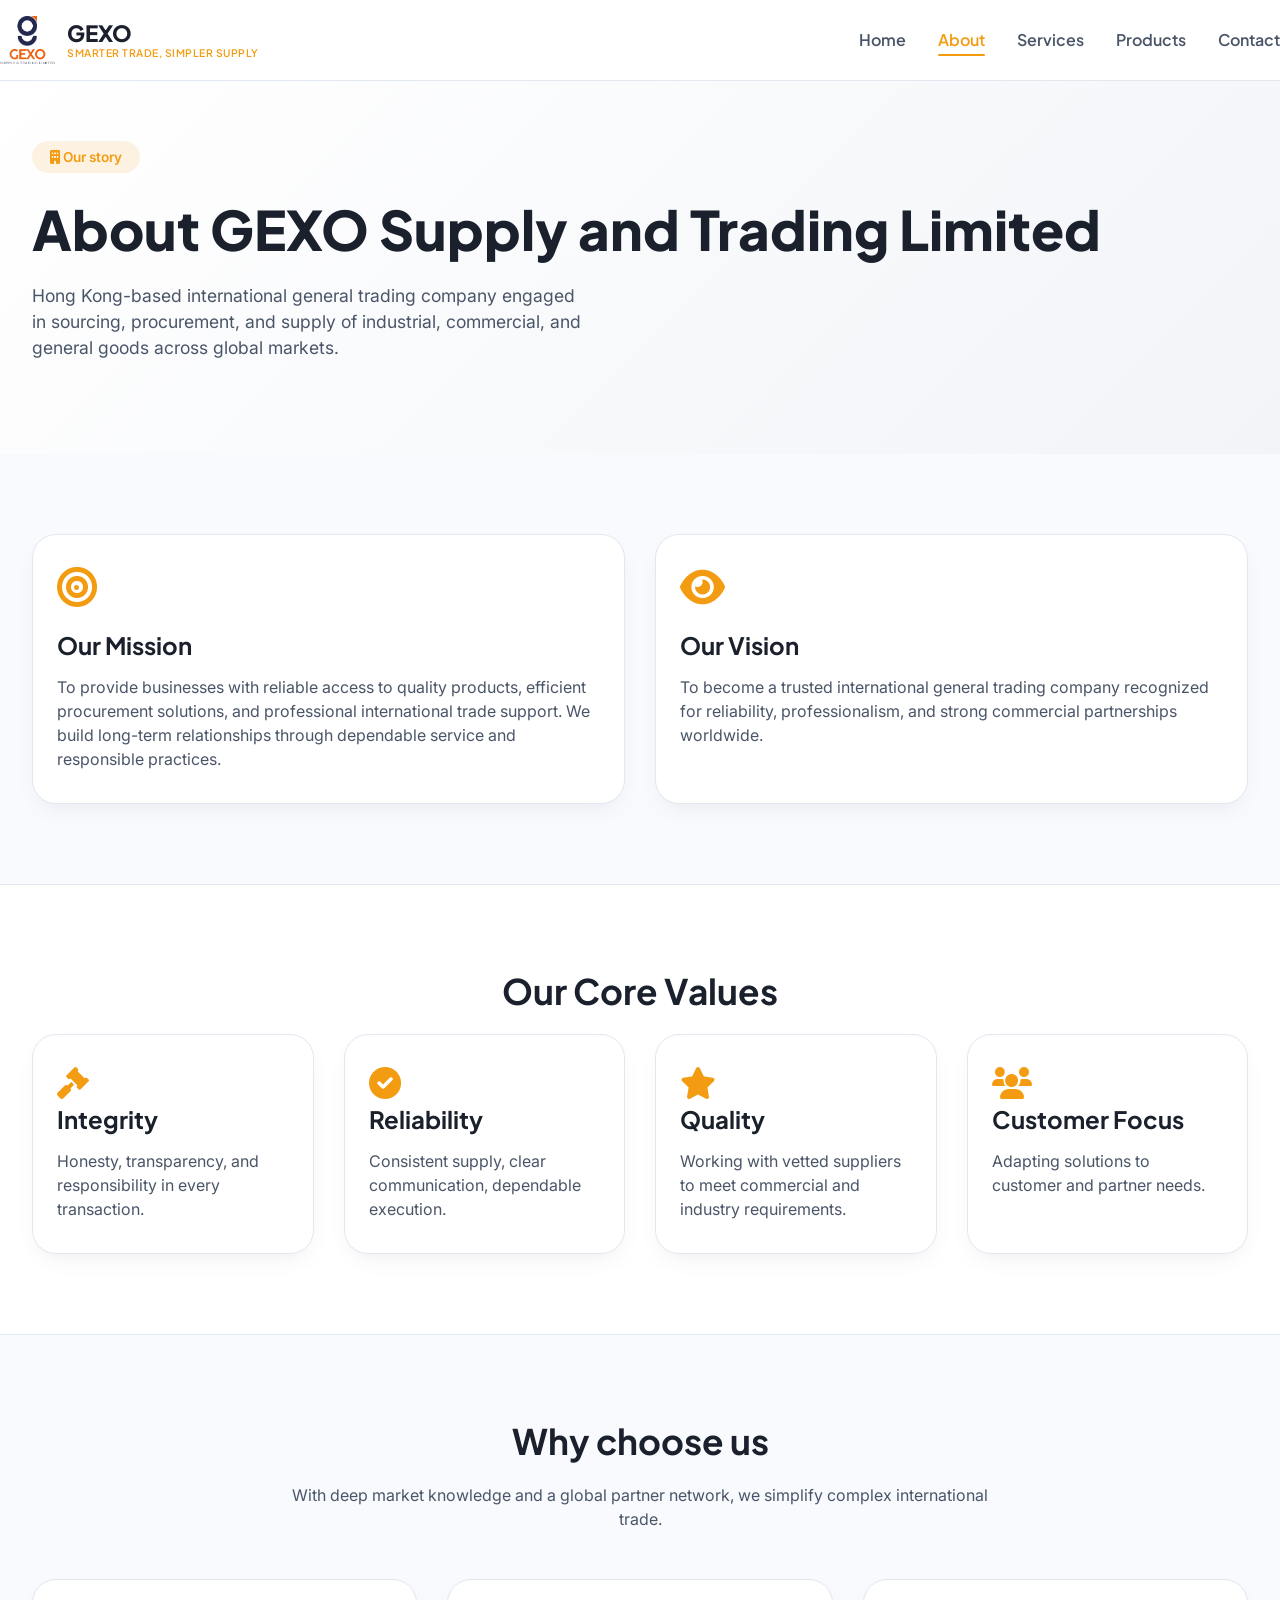
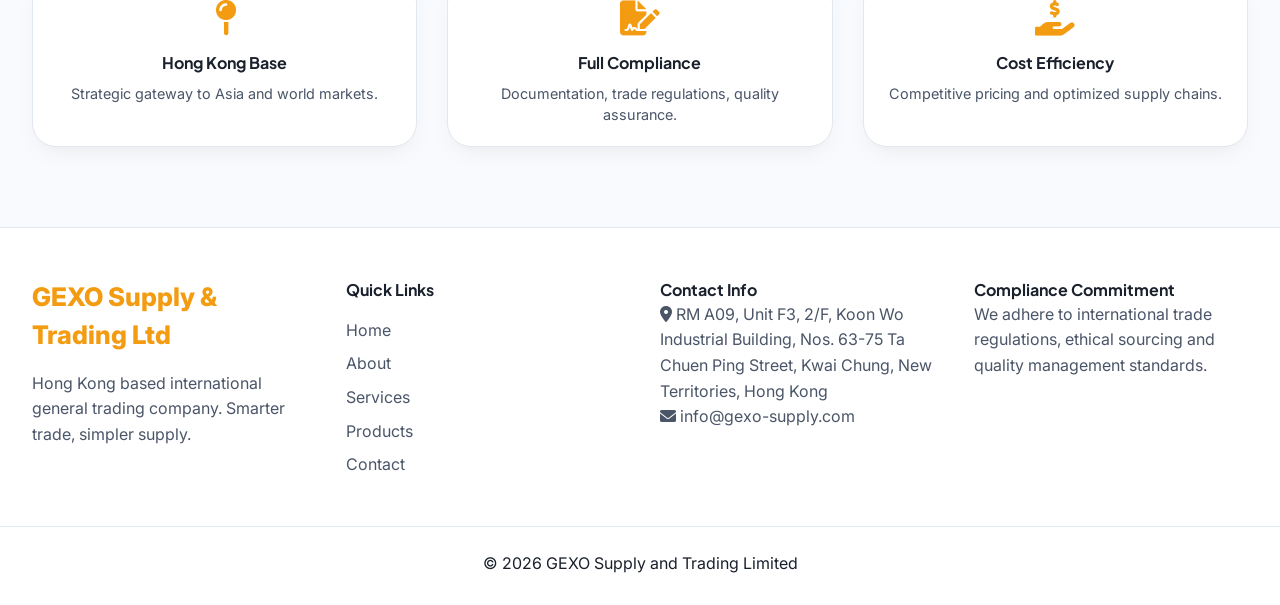
<file: about.html>
<!DOCTYPE html>
<html lang="en">
<head><meta charset="UTF-8"><meta name="viewport" content="width=device-width, initial-scale=1.0"><link rel="icon" type="image/png" sizes="32x32" href="images/favicon-32.png"><link rel="icon" type="image/png" sizes="192x192" href="images/favicon-192.png"><link rel="apple-touch-icon" href="images/apple-touch-icon.png"><title>About | GEXO Supply and Trading Limited</title><meta name="description" content="GEXO Supply and Trading Limited – Hong Kong based general trading company with mission to provide reliable access to quality products, efficient procurement and professional trade support. Smarter trade, simpler supply."><link rel="canonical" href="https://gexo-supply.com/about">
<meta property="og:type" content="website">
<meta property="og:url" content="https://gexo-supply.com/about">
<meta property="og:title" content="About | GEXO Supply and Trading Limited">
<meta property="og:description" content="Hong Kong based general trading company with mission to provide reliable access to quality products, efficient procurement and professional trade support.">
<meta property="og:image" content="https://gexo-supply.com/images/og-image.png">
<meta property="og:site_name" content="GEXO Supply and Trading Limited">
<meta name="twitter:card" content="summary_large_image">
<meta name="twitter:title" content="About | GEXO Supply and Trading Limited">
<meta name="twitter:description" content="Hong Kong based general trading company with mission to provide reliable access to quality products and professional trade support.">
<meta name="twitter:image" content="https://gexo-supply.com/images/og-image.png">
<link href="https://fonts.googleapis.com/css2?family=Inter:opsz,wght@14..32,300;400;500;600;700&family=Plus+Jakarta+Sans:wght@400;500;600;700;800&display=swap" rel="stylesheet"><link rel="stylesheet" href="https://cdnjs.cloudflare.com/ajax/libs/font-awesome/6.0.0-beta3/css/all.min.css"><link rel="stylesheet" href="style.css"></head>
<body><header><div class="container navbar"><a href="/" class="logo"><img src="images/logo.png" alt="GEXO Supply and Trading Limited Logo" class="logo-image"><div class="logo-text-wrapper"><span class="logo-text">GEXO</span><span class="logo-slogan">Smarter trade, simpler supply</span></div></a><div class="menu-toggle" id="mobile-menu" role="button" aria-label="Toggle navigation menu" tabindex="0"><i class="fas fa-bars"></i></div><ul class="nav-links" id="nav-links"><li><a href="/">Home</a></li><li><a href="/about">About</a></li><li><a href="/services">Services</a></li><li><a href="/products">Products</a></li><li><a href="/contact">Contact</a></li></ul></div></header>
<main><section class="hero" style="padding: 60px 0;"><div class="container"><div class="hero-content fade-up"><span class="hero-badge"><i class="fas fa-building"></i> Our story</span><h1>About GEXO Supply and Trading Limited</h1><p>Hong Kong-based international general trading company engaged in sourcing, procurement, and supply of industrial, commercial, and general goods across global markets.</p></div></div></section>
<section class="section"><div class="container"><div class="services-grid" style="grid-template-columns: repeat(auto-fit, minmax(300px,1fr));"><div class="service-card fade-up"><i class="fas fa-bullseye service-icon"></i><h3>Our Mission</h3><p>To provide businesses with reliable access to quality products, efficient procurement solutions, and professional international trade support. We build long-term relationships through dependable service and responsible practices.</p></div><div class="service-card fade-up"><i class="fas fa-eye service-icon"></i><h3>Our Vision</h3><p>To become a trusted international general trading company recognized for reliability, professionalism, and strong commercial partnerships worldwide.</p></div></div></div></section>
<section class="section" style="background: var(--bg-elevated);"><div class="container"><h2 class="section-title fade-up">Our Core Values</h2><div class="values-grid"><div class="value-card fade-up"><i class="fas fa-gavel" style="font-size:2rem; color:var(--accent-gold);"></i><h3>Integrity</h3><p>Honesty, transparency, and responsibility in every transaction.</p></div><div class="value-card fade-up"><i class="fas fa-check-circle" style="font-size:2rem; color:var(--accent-gold);"></i><h3>Reliability</h3><p>Consistent supply, clear communication, dependable execution.</p></div><div class="value-card fade-up"><i class="fas fa-star" style="font-size:2rem; color:var(--accent-gold);"></i><h3>Quality</h3><p>Working with vetted suppliers to meet commercial and industry requirements.</p></div><div class="value-card fade-up"><i class="fas fa-users" style="font-size:2rem; color:var(--accent-gold);"></i><h3>Customer Focus</h3><p>Adapting solutions to customer and partner needs.</p></div></div></div></section>
<section class="section"><div class="container"><h2 class="section-title fade-up">Why choose us</h2><p class="section-sub">With deep market knowledge and a global partner network, we simplify complex international trade.</p><div class="why-grid"><div class="why-item"><i class="fas fa-map-pin"></i><h4>Hong Kong Base</h4><p>Strategic gateway to Asia and world markets.</p></div><div class="why-item"><i class="fas fa-file-signature"></i><h4>Full Compliance</h4><p>Documentation, trade regulations, quality assurance.</p></div><div class="why-item"><i class="fas fa-hand-holding-usd"></i><h4>Cost Efficiency</h4><p>Competitive pricing and optimized supply chains.</p></div></div></div></section></main>
<footer><div class="container footer-grid"><div><div class="footer-logo">GEXO Supply &amp; Trading Ltd</div><p>Hong Kong based international general trading company. Smarter trade, simpler supply.</p></div><div><h4>Quick Links</h4><ul><li><a href="/">Home</a></li><li><a href="/about">About</a></li><li><a href="/services">Services</a></li><li><a href="/products">Products</a></li><li><a href="/contact">Contact</a></li></ul></div><div><h4>Contact Info</h4><p><i class="fas fa-map-marker-alt"></i> RM A09, Unit F3, 2/F, Koon Wo Industrial Building, Nos. 63-75 Ta Chuen Ping Street, Kwai Chung, New Territories, Hong Kong</p><p><i class="fas fa-envelope"></i> info@gexo-supply.com</p></div><div><h4>Compliance Commitment</h4><p>We adhere to international trade regulations, ethical sourcing and quality management standards.</p></div></div><div class="container" style="border-top:1px solid var(--border-color);margin-top:40px;padding-top:24px;text-align:center;"><p>© 2026 GEXO Supply and Trading Limited</p></div></footer>
<script src="script.js"></script></body></html>
</file>
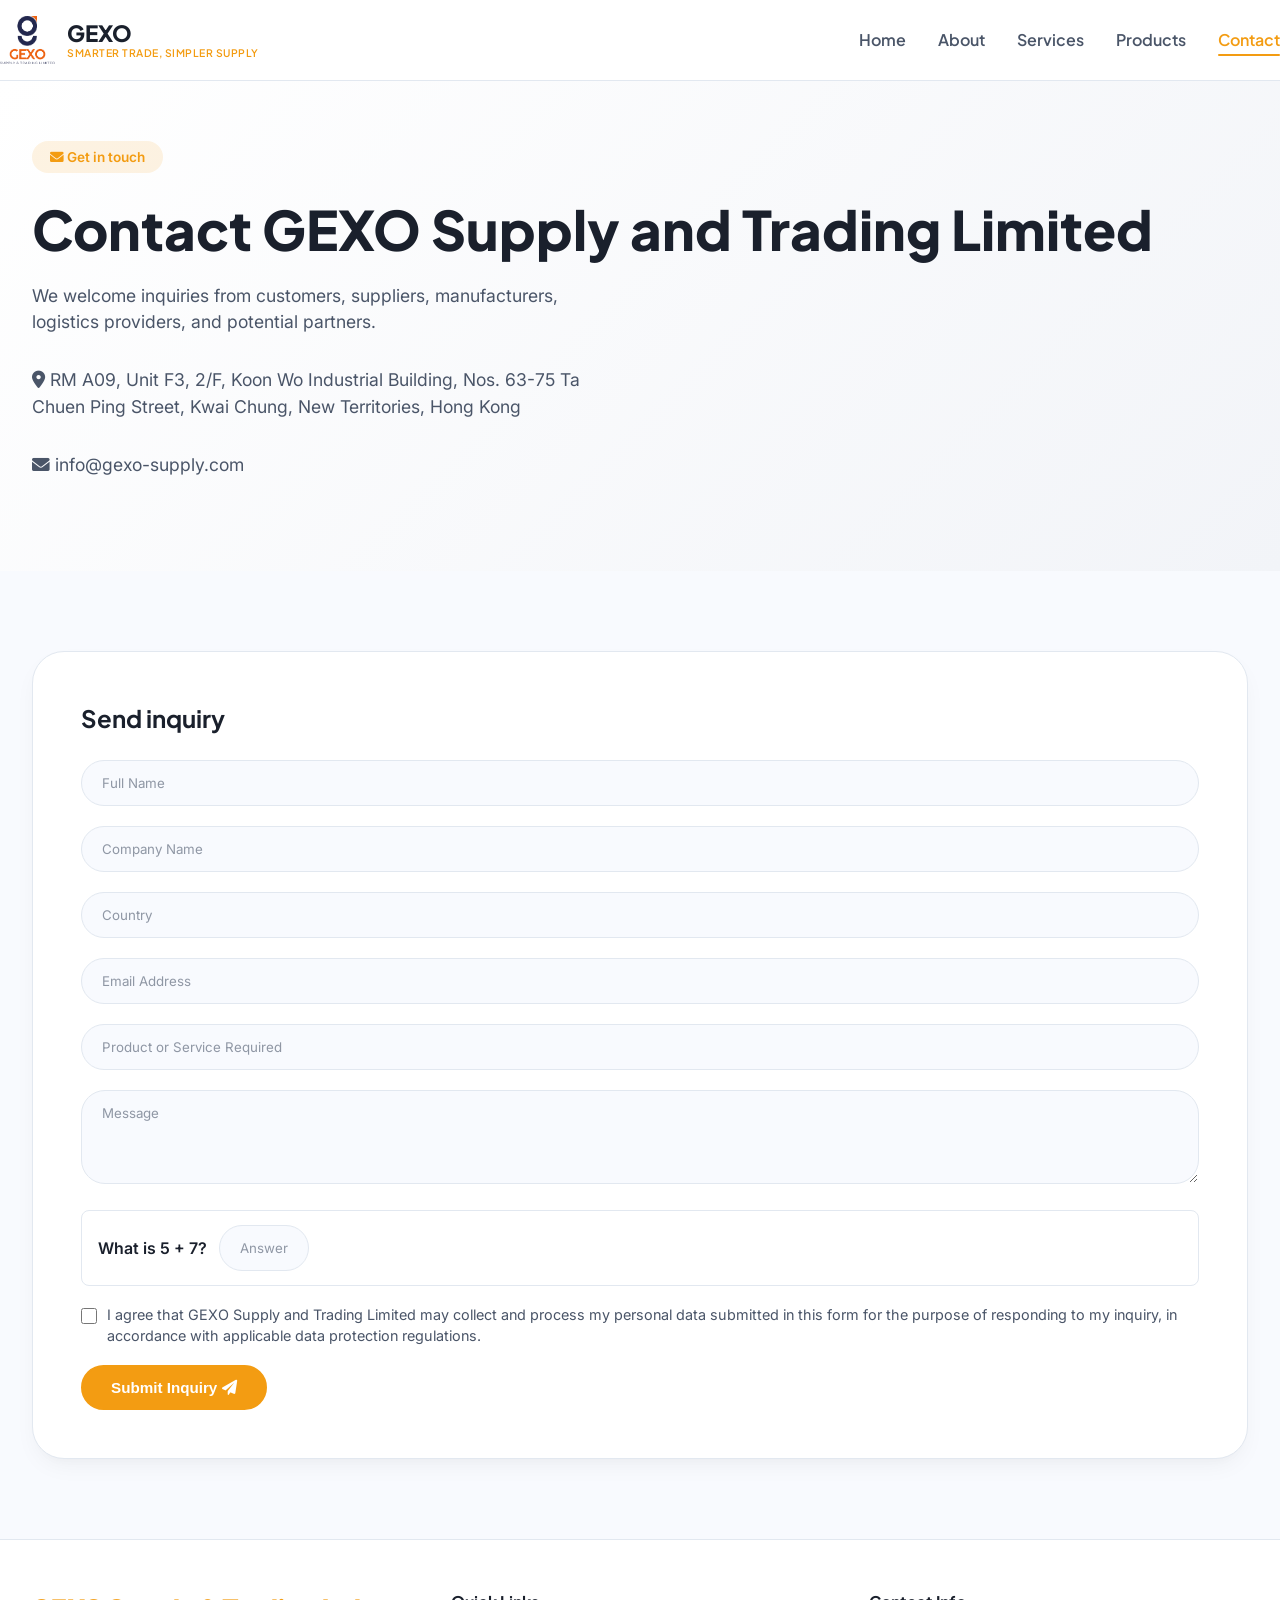
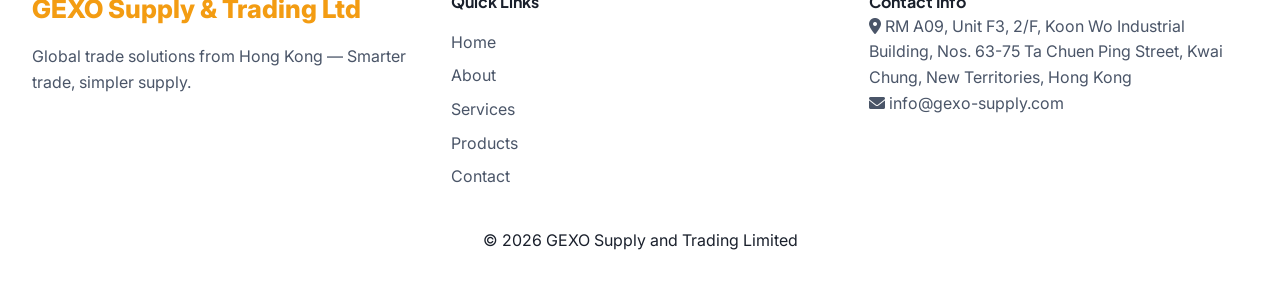
<file: contact.html>
<!DOCTYPE html>
<html lang="en">
<head><meta charset="UTF-8"><meta name="viewport" content="width=device-width, initial-scale=1.0"><link rel="icon" type="image/png" sizes="32x32" href="images/favicon-32.png"><link rel="icon" type="image/png" sizes="192x192" href="images/favicon-192.png"><link rel="apple-touch-icon" href="images/apple-touch-icon.png"><title>Contact | GEXO Supply and Trading Limited</title><meta name="description" content="Contact GEXO Supply and Trading Limited for sourcing, procurement, trading inquiries. Hong Kong based international trading company. Smarter trade, simpler supply."><link rel="canonical" href="https://gexo-supply.com/contact">
<meta property="og:type" content="website">
<meta property="og:url" content="https://gexo-supply.com/contact">
<meta property="og:title" content="Contact | GEXO Supply and Trading Limited">
<meta property="og:description" content="Contact GEXO Supply and Trading Limited for sourcing, procurement, trading inquiries. Hong Kong based international trading company.">
<meta property="og:image" content="https://gexo-supply.com/images/og-image.png">
<meta property="og:site_name" content="GEXO Supply and Trading Limited">
<meta name="twitter:card" content="summary_large_image">
<meta name="twitter:title" content="Contact | GEXO Supply and Trading Limited">
<meta name="twitter:description" content="Contact GEXO Supply and Trading Limited for sourcing, procurement, trading inquiries.">
<meta name="twitter:image" content="https://gexo-supply.com/images/og-image.png">
<link href="https://fonts.googleapis.com/css2?family=Inter:opsz,wght@14..32,300;400;500;600;700&family=Plus+Jakarta+Sans:wght@400;500;600;700;800&display=swap" rel="stylesheet"><link rel="stylesheet" href="https://cdnjs.cloudflare.com/ajax/libs/font-awesome/6.0.0-beta3/css/all.min.css"><link rel="stylesheet" href="style.css">
<style>
.form-status{margin-top:16px;padding:14px 16px;border-radius:8px;font-size:0.95rem;display:none;}
.form-status.success{display:block;background:rgba(46,204,113,0.12);color:#1e8449;border:1px solid rgba(46,204,113,0.35);}
.form-status.error{display:block;background:rgba(231,76,60,0.12);color:#c0392b;border:1px solid rgba(231,76,60,0.35);}
.btn:disabled{opacity:0.6;cursor:not-allowed;}
.consent-group{display:flex;align-items:flex-start;gap:10px;margin:18px 0;}
.consent-group input[type="checkbox"]{margin-top:4px;width:16px;height:16px;flex-shrink:0;cursor:pointer;}
.consent-group label{font-size:0.9rem;color:var(--text-secondary);line-height:1.5;cursor:pointer;}
.human-check{display:flex;align-items:center;gap:12px;margin:18px 0;padding:14px 16px;background:var(--bg-elevated);border-radius:8px;border:1px solid var(--border-color);}
.human-check label{font-size:0.95rem;white-space:nowrap;color:var(--text-secondary);}
.human-check input[type="text"]{max-width:90px;margin:0;}
.human-check .hc-question{font-weight:600;color:var(--text-primary);}
.field-error{color:#c0392b;font-size:0.85rem;margin-top:4px;display:none;}
</style>
</head>
<body><header><div class="container navbar"><a href="/" class="logo"><img src="images/logo.png" alt="GEXO Supply and Trading Limited Logo" class="logo-image"><div class="logo-text-wrapper"><span class="logo-text">GEXO</span><span class="logo-slogan">Smarter trade, simpler supply</span></div></a><div class="menu-toggle" id="mobile-menu" role="button" aria-label="Toggle navigation menu" tabindex="0"><i class="fas fa-bars"></i></div><ul class="nav-links" id="nav-links"><li><a href="/">Home</a></li><li><a href="/about">About</a></li><li><a href="/services">Services</a></li><li><a href="/products">Products</a></li><li><a href="/contact">Contact</a></li></ul></div></header>
<main><section class="hero" style="padding: 60px 0;"><div class="container"><div class="hero-content fade-up"><span class="hero-badge"><i class="fas fa-envelope"></i> Get in touch</span><h1>Contact GEXO Supply and Trading Limited</h1><p>We welcome inquiries from customers, suppliers, manufacturers, logistics providers, and potential partners.</p><div style="margin-top: 30px;"><p><i class="fas fa-map-marker-alt"></i> RM A09, Unit F3, 2/F, Koon Wo Industrial Building, Nos. 63-75 Ta Chuen Ping Street, Kwai Chung, New Territories, Hong Kong</p><p><i class="fas fa-envelope"></i> info@gexo-supply.com</p></div></div></div></section>
<section class="section"><div class="container"><div class="contact-form fade-up"><h2 style="margin-bottom: 24px;">Send inquiry</h2>

<form id="inquiryForm" action="https://formsubmit.co/ajax/info@gexo-supply.com" method="POST">
<input type="hidden" name="_subject" value="New inquiry from GEXO Supply and Trading Limited website">
<input type="hidden" name="_template" value="table">
<input type="hidden" name="_captcha" value="false">
<input type="hidden" name="_next" value="https://gexo-supply.com/thankyou">
<input type="text" name="_honey" style="display:none" tabindex="-1" autocomplete="off">

<div class="form-group"><input type="text" name="name" placeholder="Full Name" required></div>
<div class="form-group"><input type="text" name="company" placeholder="Company Name"></div>
<div class="form-group"><input type="text" name="country" placeholder="Country"></div>
<div class="form-group"><input type="email" name="email" placeholder="Email Address" required></div>
<div class="form-group"><input type="text" name="product_or_service" placeholder="Product or Service Required"></div>
<div class="form-group"><textarea rows="4" name="message" placeholder="Message" required></textarea></div>

<div class="human-check">
  <span class="hc-question" id="hcQuestion">What is 4 + 5?</span>
  <input type="text" id="hcAnswer" name="hc_answer" placeholder="Answer" autocomplete="off" required>
</div>
<div class="field-error" id="hcError">Please answer the question correctly to confirm you are not a robot.</div>

<div class="consent-group">
  <input type="checkbox" id="consentCheck" name="consent" required>
  <label for="consentCheck">I agree that GEXO Supply and Trading Limited may collect and process my personal data submitted in this form for the purpose of responding to my inquiry, in accordance with applicable data protection regulations.</label>
</div>
<div class="field-error" id="consentError">Please confirm your consent to data processing before submitting.</div>

<button type="submit" class="btn btn-primary" id="submitBtn">Submit Inquiry <i class="fas fa-paper-plane"></i></button>
<div id="formStatus" class="form-status"></div>
</form>

</div></div></section></main>
<footer><div class="container footer-grid"><div><div class="footer-logo">GEXO Supply &amp; Trading Ltd</div><p>Global trade solutions from Hong Kong — Smarter trade, simpler supply.</p></div><div><h4>Quick Links</h4><ul><li><a href="/">Home</a></li><li><a href="/about">About</a></li><li><a href="/services">Services</a></li><li><a href="/products">Products</a></li><li><a href="/contact">Contact</a></li></ul></div><div><h4>Contact Info</h4><p><i class="fas fa-map-marker-alt"></i> RM A09, Unit F3, 2/F, Koon Wo Industrial Building, Nos. 63-75 Ta Chuen Ping Street, Kwai Chung, New Territories, Hong Kong</p><p><i class="fas fa-envelope"></i> info@gexo-supply.com</p></div></div><div class="container" style="text-align:center; margin-top:30px;"><p>© 2026 GEXO Supply and Trading Limited</p></div></footer>
<script src="script.js"></script>
<script>
(function() {
  var form = document.getElementById('inquiryForm');
  var statusBox = document.getElementById('formStatus');
  var submitBtn = document.getElementById('submitBtn');
  var hcQuestion = document.getElementById('hcQuestion');
  var hcAnswer = document.getElementById('hcAnswer');
  var hcError = document.getElementById('hcError');
  var consentCheck = document.getElementById('consentCheck');
  var consentError = document.getElementById('consentError');
  if (!form) return;

  var a = Math.floor(Math.random() * 6) + 2;
  var b = Math.floor(Math.random() * 6) + 2;
  var correctAnswer = a + b;
  hcQuestion.textContent = 'What is ' + a + ' + ' + b + '?';

  form.addEventListener('submit', function(e) {
    e.preventDefault();
    hcError.style.display = 'none';
    consentError.style.display = 'none';

    var hasError = false;

    if (parseInt(hcAnswer.value, 10) !== correctAnswer) {
      hcError.style.display = 'block';
      hasError = true;
    }
    if (!consentCheck.checked) {
      consentError.style.display = 'block';
      hasError = true;
    }
    if (hasError) return;

    submitBtn.disabled = true;
    statusBox.className = 'form-status';
    statusBox.style.display = 'none';

    var formData = new FormData(form);
    formData.delete('hc_answer');
    var object = {};
    formData.forEach(function(value, key) { object[key] = value; });
    object['consent'] = 'Yes, the user agreed to personal data processing';

    fetch(form.action, {
      method: 'POST',
      headers: { 'Content-Type': 'application/json', 'Accept': 'application/json' },
      body: JSON.stringify(object)
    })
    .then(function(response) { return response.json(); })
    .then(function(result) {
      submitBtn.disabled = false;
      if (result.success === 'true' || result.success === true) {
        statusBox.className = 'form-status success';
        statusBox.textContent = 'Thank you. Your inquiry has been sent successfully. If this is your first submission, please check your inbox at info@gexo-supply.com to confirm the FormSubmit activation email so future messages are delivered automatically.';
        form.reset();
        var na = Math.floor(Math.random() * 6) + 2;
        var nb = Math.floor(Math.random() * 6) + 2;
        correctAnswer = na + nb;
        hcQuestion.textContent = 'What is ' + na + ' + ' + nb + '?';
      } else {
        statusBox.className = 'form-status error';
        statusBox.textContent = 'Something went wrong. Please try again or email us directly at info@gexo-supply.com.';
      }
    })
    .catch(function() {
      submitBtn.disabled = false;
      statusBox.className = 'form-status error';
      statusBox.textContent = 'Something went wrong. Please try again or email us directly at info@gexo-supply.com.';
    });
  });
})();
</script>
</body></html>
</file>
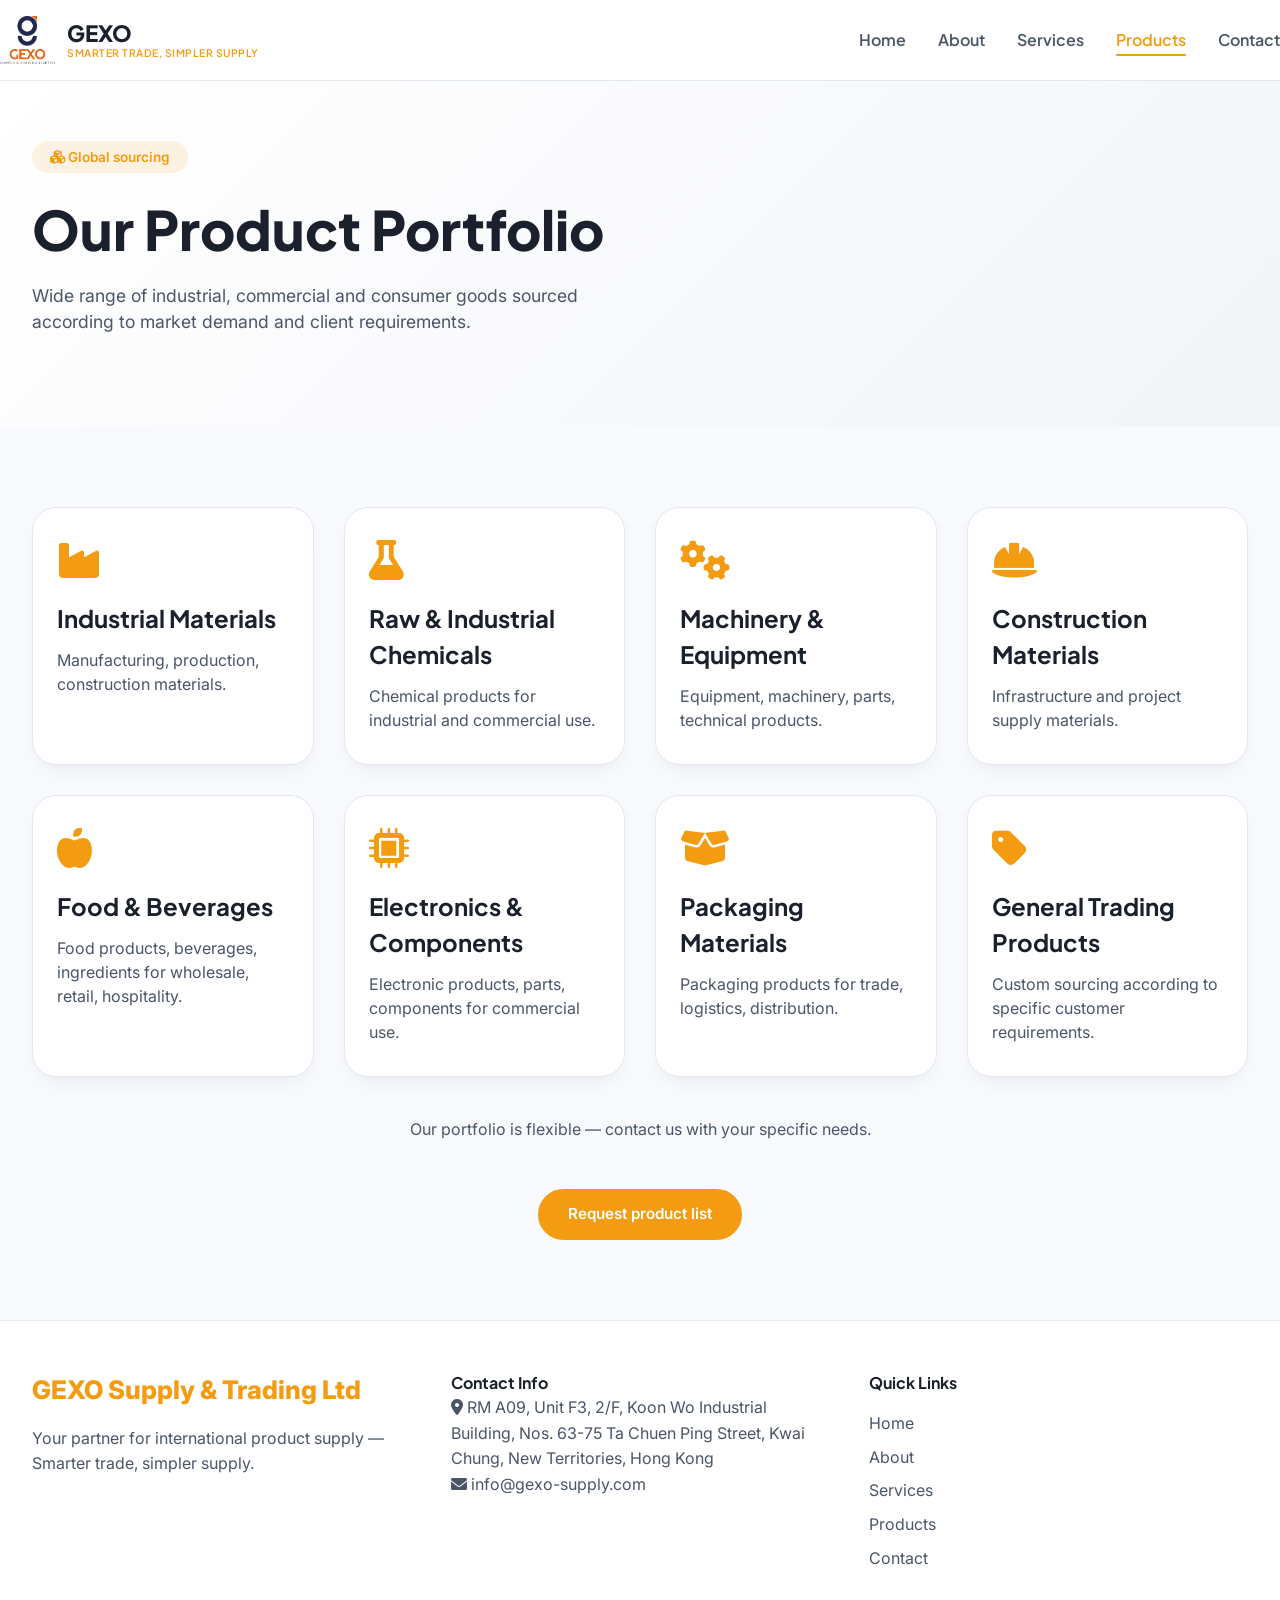
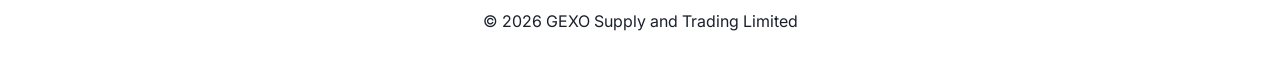
<file: products.html>
<!DOCTYPE html>
<html lang="en">
<head><meta charset="UTF-8"><meta name="viewport" content="width=device-width, initial-scale=1.0"><link rel="icon" type="image/png" sizes="32x32" href="images/favicon-32.png"><link rel="icon" type="image/png" sizes="192x192" href="images/favicon-192.png"><link rel="apple-touch-icon" href="images/apple-touch-icon.png"><title>Products | GEXO Supply and Trading Limited</title><meta name="description" content="GEXO Supply and Trading Limited supplies industrial materials, raw materials, chemicals, machinery, construction materials, food & beverages, electronics, packaging, and general trading products. Smarter trade, simpler supply."><link rel="canonical" href="https://gexo-supply.com/products">
<meta property="og:type" content="website">
<meta property="og:url" content="https://gexo-supply.com/products">
<meta property="og:title" content="Products | GEXO Supply and Trading Limited">
<meta property="og:description" content="Industrial materials, raw materials, chemicals, machinery, construction materials, food & beverages, electronics, packaging, and general trading products.">
<meta property="og:image" content="https://gexo-supply.com/images/og-image.png">
<meta property="og:site_name" content="GEXO Supply and Trading Limited">
<meta name="twitter:card" content="summary_large_image">
<meta name="twitter:title" content="Products | GEXO Supply and Trading Limited">
<meta name="twitter:description" content="Industrial materials, chemicals, machinery, construction materials, food & beverages, electronics, packaging, and general trading products.">
<meta name="twitter:image" content="https://gexo-supply.com/images/og-image.png">
<link href="https://fonts.googleapis.com/css2?family=Inter:opsz,wght@14..32,300;400;500;600;700&family=Plus+Jakarta+Sans:wght@400;500;600;700;800&display=swap" rel="stylesheet"><link rel="stylesheet" href="https://cdnjs.cloudflare.com/ajax/libs/font-awesome/6.0.0-beta3/css/all.min.css"><link rel="stylesheet" href="style.css"></head>
<body><header><div class="container navbar"><a href="/" class="logo"><img src="images/logo.png" alt="GEXO Supply and Trading Limited Logo" class="logo-image"><div class="logo-text-wrapper"><span class="logo-text">GEXO</span><span class="logo-slogan">Smarter trade, simpler supply</span></div></a><div class="menu-toggle" id="mobile-menu" role="button" aria-label="Toggle navigation menu" tabindex="0"><i class="fas fa-bars"></i></div><ul class="nav-links" id="nav-links"><li><a href="/">Home</a></li><li><a href="/about">About</a></li><li><a href="/services">Services</a></li><li><a href="/products">Products</a></li><li><a href="/contact">Contact</a></li></ul></div></header>
<main><section class="hero" style="padding: 60px 0;"><div class="container"><div class="hero-content fade-up"><span class="hero-badge"><i class="fas fa-cubes"></i> Global sourcing</span><h1>Our Product Portfolio</h1><p>Wide range of industrial, commercial and consumer goods sourced according to market demand and client requirements.</p></div></div></section>
<section class="section"><div class="container"><div class="products-grid"><div class="product-card"><i class="fas fa-industry service-icon"></i><h3>Industrial Materials</h3><p>Manufacturing, production, construction materials.</p></div><div class="product-card"><i class="fas fa-flask service-icon"></i><h3>Raw & Industrial Chemicals</h3><p>Chemical products for industrial and commercial use.</p></div><div class="product-card"><i class="fas fa-cogs service-icon"></i><h3>Machinery & Equipment</h3><p>Equipment, machinery, parts, technical products.</p></div><div class="product-card"><i class="fas fa-hard-hat service-icon"></i><h3>Construction Materials</h3><p>Infrastructure and project supply materials.</p></div><div class="product-card"><i class="fas fa-apple-alt service-icon"></i><h3>Food & Beverages</h3><p>Food products, beverages, ingredients for wholesale, retail, hospitality.</p></div><div class="product-card"><i class="fas fa-microchip service-icon"></i><h3>Electronics & Components</h3><p>Electronic products, parts, components for commercial use.</p></div><div class="product-card"><i class="fas fa-box-open service-icon"></i><h3>Packaging Materials</h3><p>Packaging products for trade, logistics, distribution.</p></div><div class="product-card"><i class="fas fa-tag service-icon"></i><h3>General Trading Products</h3><p>Custom sourcing according to specific customer requirements.</p></div></div><div class="section-sub" style="margin-top: 40px;">Our portfolio is flexible — contact us with your specific needs.</div><div style="text-align:center;"><a href="/contact" class="btn btn-primary">Request product list</a></div></div></section></main>
<footer><div class="container footer-grid"><div><div class="footer-logo">GEXO Supply &amp; Trading Ltd</div><p>Your partner for international product supply — Smarter trade, simpler supply.</p></div><div><h4>Contact Info</h4><p><i class="fas fa-map-marker-alt"></i> RM A09, Unit F3, 2/F, Koon Wo Industrial Building, Nos. 63-75 Ta Chuen Ping Street, Kwai Chung, New Territories, Hong Kong</p><p><i class="fas fa-envelope"></i> info@gexo-supply.com</p></div><div><h4>Quick Links</h4><ul><li><a href="/">Home</a></li><li><a href="/about">About</a></li><li><a href="/services">Services</a></li><li><a href="/products">Products</a></li><li><a href="/contact">Contact</a></li></ul></div></div><div class="container" style="text-align:center; margin-top:30px;"><p>© 2026 GEXO Supply and Trading Limited</p></div></footer>
<script src="script.js"></script></body></html>
</file>
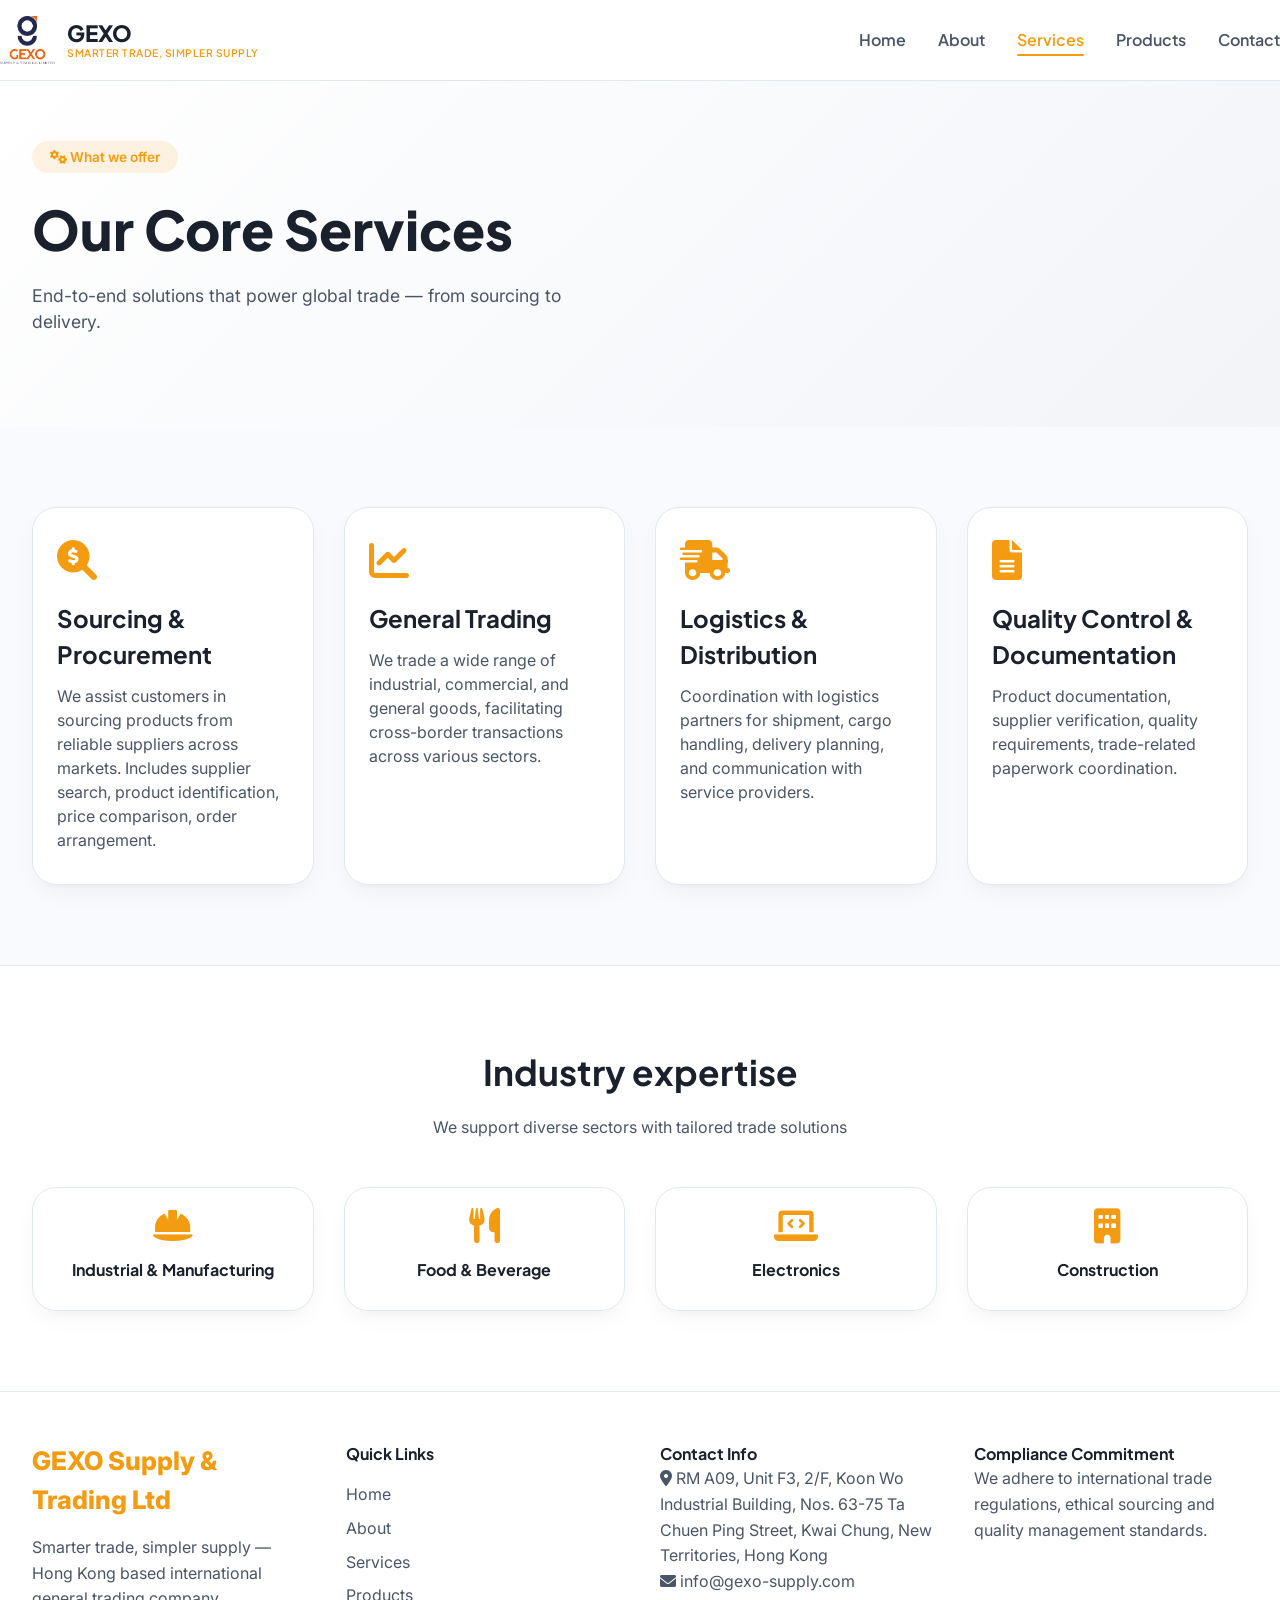
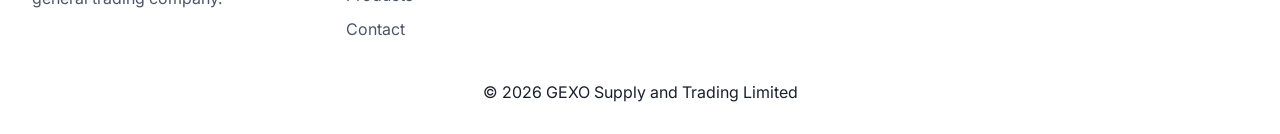
<file: services.html>
<!DOCTYPE html>
<html lang="en">
<head><meta charset="UTF-8"><meta name="viewport" content="width=device-width, initial-scale=1.0"><link rel="icon" type="image/png" sizes="32x32" href="images/favicon-32.png"><link rel="icon" type="image/png" sizes="192x192" href="images/favicon-192.png"><link rel="apple-touch-icon" href="images/apple-touch-icon.png"><title>Our Services | GEXO Supply and Trading Limited</title><meta name="description" content="GEXO Supply and Trading Limited offers sourcing, procurement, general trading, logistics, quality control and documentation support for international trade. Smarter trade, simpler supply."><link rel="canonical" href="https://gexo-supply.com/services">
<meta property="og:type" content="website">
<meta property="og:url" content="https://gexo-supply.com/services">
<meta property="og:title" content="Our Services | GEXO Supply and Trading Limited">
<meta property="og:description" content="Sourcing, procurement, general trading, logistics, quality control and documentation support for international trade.">
<meta property="og:image" content="https://gexo-supply.com/images/og-image.png">
<meta property="og:site_name" content="GEXO Supply and Trading Limited">
<meta name="twitter:card" content="summary_large_image">
<meta name="twitter:title" content="Our Services | GEXO Supply and Trading Limited">
<meta name="twitter:description" content="Sourcing, procurement, general trading, logistics, quality control and documentation support for international trade.">
<meta name="twitter:image" content="https://gexo-supply.com/images/og-image.png">
<link href="https://fonts.googleapis.com/css2?family=Inter:opsz,wght@14..32,300;400;500;600;700&family=Plus+Jakarta+Sans:wght@400;500;600;700;800&display=swap" rel="stylesheet"><link rel="stylesheet" href="https://cdnjs.cloudflare.com/ajax/libs/font-awesome/6.0.0-beta3/css/all.min.css"><link rel="stylesheet" href="style.css"></head>
<body><header><div class="container navbar"><a href="/" class="logo"><img src="images/logo.png" alt="GEXO Supply and Trading Limited Logo" class="logo-image"><div class="logo-text-wrapper"><span class="logo-text">GEXO</span><span class="logo-slogan">Smarter trade, simpler supply</span></div></a><div class="menu-toggle" id="mobile-menu" role="button" aria-label="Toggle navigation menu" tabindex="0"><i class="fas fa-bars"></i></div><ul class="nav-links" id="nav-links"><li><a href="/">Home</a></li><li><a href="/about">About</a></li><li><a href="/services">Services</a></li><li><a href="/products">Products</a></li><li><a href="/contact">Contact</a></li></ul></div></header>
<main><section class="hero" style="padding: 60px 0;"><div class="container"><div class="hero-content fade-up"><span class="hero-badge"><i class="fas fa-cogs"></i> What we offer</span><h1>Our Core Services</h1><p>End-to-end solutions that power global trade — from sourcing to delivery.</p></div></div></section>
<section class="section"><div class="container"><div class="services-grid"><div class="service-card fade-up"><i class="fas fa-search-dollar service-icon"></i><h3>Sourcing & Procurement</h3><p>We assist customers in sourcing products from reliable suppliers across markets. Includes supplier search, product identification, price comparison, order arrangement.</p></div><div class="service-card fade-up"><i class="fas fa-chart-line service-icon"></i><h3>General Trading</h3><p>We trade a wide range of industrial, commercial, and general goods, facilitating cross-border transactions across various sectors.</p></div><div class="service-card fade-up"><i class="fas fa-shipping-fast service-icon"></i><h3>Logistics & Distribution</h3><p>Coordination with logistics partners for shipment, cargo handling, delivery planning, and communication with service providers.</p></div><div class="service-card fade-up"><i class="fas fa-file-alt service-icon"></i><h3>Quality Control & Documentation</h3><p>Product documentation, supplier verification, quality requirements, trade-related paperwork coordination.</p></div></div></div></section>
<section class="section" style="background: var(--bg-elevated);"><div class="container"><h2 class="section-title fade-up">Industry expertise</h2><p class="section-sub">We support diverse sectors with tailored trade solutions</p><div class="why-grid"><div class="why-item"><i class="fas fa-hard-hat"></i><h4>Industrial & Manufacturing</h4></div><div class="why-item"><i class="fas fa-utensils"></i><h4>Food & Beverage</h4></div><div class="why-item"><i class="fas fa-laptop-code"></i><h4>Electronics</h4></div><div class="why-item"><i class="fas fa-building"></i><h4>Construction</h4></div></div></div></section></main>
<footer><div class="container footer-grid"><div><div class="footer-logo">GEXO Supply &amp; Trading Ltd</div><p>Smarter trade, simpler supply — Hong Kong based international general trading company.</p></div><div><h4>Quick Links</h4><ul><li><a href="/">Home</a></li><li><a href="/about">About</a></li><li><a href="/services">Services</a></li><li><a href="/products">Products</a></li><li><a href="/contact">Contact</a></li></ul></div><div><h4>Contact Info</h4><p><i class="fas fa-map-marker-alt"></i> RM A09, Unit F3, 2/F, Koon Wo Industrial Building, Nos. 63-75 Ta Chuen Ping Street, Kwai Chung, New Territories, Hong Kong</p><p><i class="fas fa-envelope"></i> info@gexo-supply.com</p></div><div><h4>Compliance Commitment</h4><p>We adhere to international trade regulations, ethical sourcing and quality management standards.</p></div></div><div class="container" style="text-align:center; margin-top:30px;"><p>© 2026 GEXO Supply and Trading Limited</p></div></footer>
<script src="script.js"></script></body></html>
</file>
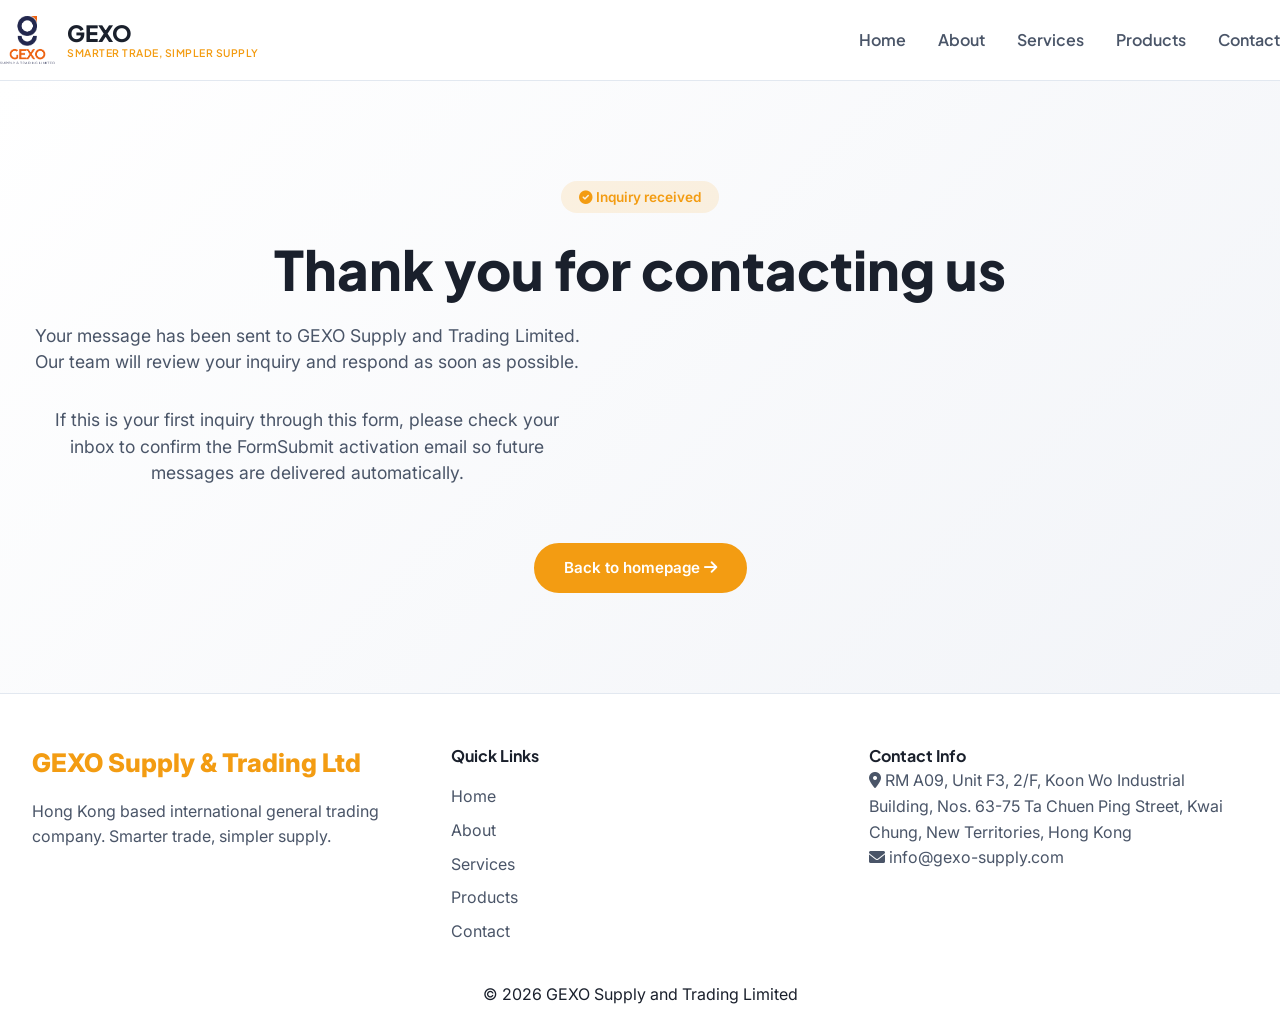
<file: thankyou.html>
<!DOCTYPE html>
<html lang="en">
<head><meta charset="UTF-8"><meta name="viewport" content="width=device-width, initial-scale=1.0"><link rel="icon" type="image/png" sizes="32x32" href="images/favicon-32.png"><link rel="icon" type="image/png" sizes="192x192" href="images/favicon-192.png"><link rel="apple-touch-icon" href="images/apple-touch-icon.png"><title>Thank You | GEXO Supply and Trading Limited</title><meta name="description" content="Thank you for contacting GEXO Supply and Trading Limited. We will respond to your inquiry shortly."><meta name="robots" content="noindex"><link rel="canonical" href="https://gexo-supply.com/thankyou">
<link href="https://fonts.googleapis.com/css2?family=Inter:opsz,wght@14..32,300;400;500;600;700&family=Plus+Jakarta+Sans:wght@400;500;600;700;800&display=swap" rel="stylesheet"><link rel="stylesheet" href="https://cdnjs.cloudflare.com/ajax/libs/font-awesome/6.0.0-beta3/css/all.min.css"><link rel="stylesheet" href="style.css"></head>
<body><header><div class="container navbar"><a href="/" class="logo"><img src="images/logo.png" alt="GEXO Supply and Trading Limited Logo" class="logo-image"><div class="logo-text-wrapper"><span class="logo-text">GEXO</span><span class="logo-slogan">Smarter trade, simpler supply</span></div></a><div class="menu-toggle" id="mobile-menu" role="button" aria-label="Toggle navigation menu" tabindex="0"><i class="fas fa-bars"></i></div><ul class="nav-links" id="nav-links"><li><a href="/">Home</a></li><li><a href="/about">About</a></li><li><a href="/services">Services</a></li><li><a href="/products">Products</a></li><li><a href="/contact">Contact</a></li></ul></div></header>
<main><section class="hero" style="padding: 100px 0;"><div class="container" style="text-align:center;"><div class="hero-content fade-up" style="margin: 0 auto;"><span class="hero-badge"><i class="fas fa-check-circle"></i> Inquiry received</span><h1>Thank you for contacting us</h1><p>Your message has been sent to GEXO Supply and Trading Limited. Our team will review your inquiry and respond as soon as possible.</p><p style="margin-top:10px;color:var(--text-secondary);">If this is your first inquiry through this form, please check your inbox to confirm the FormSubmit activation email so future messages are delivered automatically.</p><a href="/" class="btn btn-primary" style="margin-top:24px;">Back to homepage <i class="fas fa-arrow-right"></i></a></div></div></section></main>
<footer><div class="container footer-grid"><div><div class="footer-logo">GEXO Supply &amp; Trading Ltd</div><p>Hong Kong based international general trading company. Smarter trade, simpler supply.</p></div><div><h4>Quick Links</h4><ul><li><a href="/">Home</a></li><li><a href="/about">About</a></li><li><a href="/services">Services</a></li><li><a href="/products">Products</a></li><li><a href="/contact">Contact</a></li></ul></div><div><h4>Contact Info</h4><p><i class="fas fa-map-marker-alt"></i> RM A09, Unit F3, 2/F, Koon Wo Industrial Building, Nos. 63-75 Ta Chuen Ping Street, Kwai Chung, New Territories, Hong Kong</p><p><i class="fas fa-envelope"></i> info@gexo-supply.com</p></div></div><div class="container" style="text-align:center; margin-top:30px;"><p>© 2026 GEXO Supply and Trading Limited</p></div></footer>
<script src="script.js"></script></body></html>
</file>
<file: style.css>
* {
  margin: 0;
  padding: 0;
  box-sizing: border-box;
}

:root {
  /* Light theme */
  --bg-dark: #F8FAFE;
  --bg-elevated: #FFFFFF;
  --bg-card: #FFFFFF;
  --text-primary: #1A202C;
  --text-secondary: #4A5568;
  --accent-gold: #F39C12;
  --accent-gold-dark: #E67E22;
  --border-color: #E2E8F0;
  --shadow-sm: 0 10px 25px -5px rgba(0, 0, 0, 0.05), 0 8px 10px -6px rgba(0, 0, 0, 0.02);
  --shadow-hover: 0 20px 35px -12px rgba(0, 0, 0, 0.1);
  --transition: all 0.3s cubic-bezier(0.25, 0.46, 0.45, 0.94);
}

body {
  font-family: 'Inter', sans-serif;
  background-color: var(--bg-dark);
  color: var(--text-primary);
  line-height: 1.5;
  scroll-behavior: smooth;
}

h1, h2, h3, h4, .logo, .nav-links a {
  font-family: 'Plus Jakarta Sans', sans-serif;
}

.container {
  max-width: 1280px;
  margin: 0 auto;
  padding: 0 32px;
}

/* Header */
header {
  background: var(--bg-elevated);
  border-bottom: 1px solid var(--border-color);
  position: sticky;
  top: 0;
  z-index: 1000;
}

.navbar {
  display: flex;
  justify-content: space-between;
  align-items: center;
  padding: 16px 0;
}

/* Logo */
.logo {
  display: flex;
  align-items: center;
  gap: 12px;
  text-decoration: none;
  transition: var(--transition);
}

.logo:hover {
  opacity: 0.9;
}

.logo-image {
  height: 48px;
  width: auto;
  display: block;
}

.logo-text-wrapper {
  display: flex;
  flex-direction: column;
  line-height: 1.2;
}

.logo-text {
  font-size: 1.4rem;
  font-weight: 900;
  letter-spacing: -0.3px;
  color: var(--text-primary);
  font-family: 'Plus Jakarta Sans', sans-serif;
}

.logo-slogan {
  font-size: 0.65rem;
  font-weight: 600;
  color: var(--accent-gold);
  letter-spacing: 0.5px;
  text-transform: uppercase;
}

/* Navigation */
.nav-links {
  display: flex;
  gap: 32px;
  list-style: none;
}

.nav-links a {
  text-decoration: none;
  font-weight: 600;
  color: var(--text-secondary);
  transition: var(--transition);
  font-size: 1rem;
  position: relative;
}

.nav-links a:hover, .nav-links a.active {
  color: var(--accent-gold);
}

.nav-links a.active::after {
  content: '';
  position: absolute;
  bottom: -6px;
  left: 0;
  width: 100%;
  height: 2px;
  background: var(--accent-gold);
  border-radius: 2px;
}

.menu-toggle {
  display: none;
  font-size: 1.8rem;
  cursor: pointer;
  color: var(--text-primary);
}

/* Buttons */
.btn {
  display: inline-block;
  padding: 12px 28px;
  border-radius: 40px;
  font-weight: 600;
  text-decoration: none;
  transition: var(--transition);
  font-size: 0.95rem;
  cursor: pointer;
  border: none;
}

.btn-primary {
  background: var(--accent-gold);
  color: white;
  border: 2px solid var(--accent-gold);
}

.btn-primary:hover {
  background: transparent;
  color: var(--accent-gold);
  transform: translateY(-3px);
  box-shadow: var(--shadow-sm);
}

.btn-outline {
  border: 2px solid var(--accent-gold);
  color: var(--accent-gold);
  background: transparent;
}

.btn-outline:hover {
  background: var(--accent-gold);
  color: white;
  transform: translateY(-3px);
}

/* Hero section */
.hero {
  padding: 80px 0 100px;
  background: linear-gradient(135deg, #FFFFFF 0%, #F2F4F8 100%);
}

.hero-grid {
  display: flex;
  align-items: center;
  gap: 50px;
  flex-wrap: wrap;
}

.hero-content {
  flex: 1.2;
}

.hero-badge {
  background: rgba(243, 156, 18, 0.12);
  color: var(--accent-gold);
  font-weight: 600;
  display: inline-block;
  padding: 6px 18px;
  border-radius: 40px;
  margin-bottom: 24px;
  font-size: 0.85rem;
}

.hero h1 {
  font-size: 3.4rem;
  font-weight: 800;
  line-height: 1.2;
  margin-bottom: 20px;
  color: var(--text-primary);
}

.hero p {
  font-size: 1.1rem;
  color: var(--text-secondary);
  max-width: 550px;
  margin-bottom: 32px;
}

.hero-stats {
  display: flex;
  gap: 40px;
  margin-top: 40px;
}

.stat h3 {
  font-size: 2rem;
  font-weight: 800;
  color: var(--accent-gold);
}

.stat span {
  color: var(--text-secondary);
  font-size: 0.9rem;
}

.hero-image {
  flex: 0.9;
  background: radial-gradient(circle at 30% 20%, rgba(243,156,18,0.08) 0%, rgba(0,0,0,0.02) 80%);
  padding: 20px;
  border-radius: 40px;
  text-align: center;
}

/* Sections */
.section {
  padding: 80px 0;
  border-bottom: 1px solid var(--border-color);
}

.section:last-child {
  border-bottom: none;
}

.section-title {
  text-align: center;
  font-size: 2.2rem;
  font-weight: 700;
  margin-bottom: 16px;
  color: var(--text-primary);
}

.section-sub {
  text-align: center;
  color: var(--text-secondary);
  max-width: 700px;
  margin: 0 auto 48px;
}

/* Cards */
.services-grid, .products-grid, .values-grid, .why-grid {
  display: grid;
  grid-template-columns: repeat(auto-fit, minmax(280px, 1fr));
  gap: 30px;
}

.service-card, .product-card, .value-card {
  background: var(--bg-card);
  padding: 32px 24px;
  border-radius: 24px;
  transition: var(--transition);
  border: 1px solid var(--border-color);
  box-shadow: var(--shadow-sm);
}

.service-card:hover, .product-card:hover {
  transform: translateY(-8px);
  border-color: var(--accent-gold);
  box-shadow: var(--shadow-hover);
}

.service-icon {
  font-size: 2.5rem;
  color: var(--accent-gold);
  margin-bottom: 20px;
}

.service-card h3, .product-card h3, .value-card h3 {
  font-size: 1.5rem;
  margin-bottom: 12px;
  color: var(--text-primary);
}

.service-card p, .product-card p, .value-card p {
  color: var(--text-secondary);
  line-height: 1.5;
}

.why-item {
  text-align: center;
  padding: 20px;
  background: var(--bg-card);
  border-radius: 24px;
  border: 1px solid var(--border-color);
  transition: var(--transition);
  box-shadow: var(--shadow-sm);
}

.why-item:hover {
  border-color: var(--accent-gold);
  transform: translateY(-5px);
}

.why-item i {
  font-size: 2.2rem;
  color: var(--accent-gold);
  margin-bottom: 15px;
}

.why-item h4 {
  color: var(--text-primary);
  margin-bottom: 8px;
}

.why-item p {
  color: var(--text-secondary);
  font-size: 0.9rem;
}

/* Contact form */
.contact-form {
  background: var(--bg-elevated);
  border-radius: 32px;
  padding: 48px;
  border: 1px solid var(--border-color);
  box-shadow: var(--shadow-sm);
}

.form-group {
  margin-bottom: 20px;
}

input, select, textarea {
  width: 100%;
  padding: 14px 20px;
  border-radius: 60px;
  border: 1px solid var(--border-color);
  background: var(--bg-dark);
  color: var(--text-primary);
  font-family: inherit;
  outline: none;
  transition: 0.2s;
}

textarea {
  border-radius: 24px;
  resize: vertical;
}

input:focus, select:focus, textarea:focus {
  border-color: var(--accent-gold);
  box-shadow: 0 0 0 3px rgba(243, 156, 18, 0.2);
}

input::placeholder, textarea::placeholder {
  color: var(--text-secondary);
  opacity: 0.6;
}

/* Footer */
footer {
  background: var(--bg-elevated);
  border-top: 1px solid var(--border-color);
  padding: 50px 0 30px;
}

.footer-grid {
  display: grid;
  grid-template-columns: repeat(auto-fit, minmax(220px, 1fr));
  gap: 40px;
}

.footer-logo {
  font-size: 1.6rem;
  font-weight: 800;
  margin-bottom: 16px;
  color: var(--accent-gold);
}

.footer-grid p, .footer-grid li {
  color: var(--text-secondary);
  line-height: 1.6;
}

.footer-grid a {
  color: var(--text-secondary);
  text-decoration: none;
  transition: var(--transition);
}

.footer-grid a:hover {
  color: var(--accent-gold);
}

.footer-grid ul {
  list-style: none;
  margin-top: 16px;
}

.footer-grid li {
  margin-bottom: 8px;
}

/* Animations */
.fade-up {
  opacity: 0;
  transform: translateY(25px);
  transition: opacity 0.7s ease, transform 0.7s ease;
}

.fade-up.visible {
  opacity: 1;
  transform: translateY(0);
}

/* Responsive */
@media (max-width: 900px) {
  .container {
    padding: 0 24px;
  }
  .nav-links {
    position: fixed;
    top: 80px;
    left: -100%;
    background: var(--bg-elevated);
    width: 80%;
    height: calc(100vh - 80px);
    flex-direction: column;
    padding: 40px 32px;
    gap: 28px;
    z-index: 999;
    transition: 0.3s;
    border-right: 1px solid var(--border-color);
  }
  .nav-links.active {
    left: 0;
  }
  .menu-toggle {
    display: block;
  }
  .hero h1 {
    font-size: 2.5rem;
  }
  .hero-grid {
    flex-direction: column;
  }
  .logo-text {
    font-size: 1.2rem;
  }
  .logo-slogan {
    font-size: 0.55rem;
  }
  .logo-image {
    height: 40px;
  }
}

@media (max-width: 560px) {
  .hero h1 {
    font-size: 2rem;
  }
  .section-title {
    font-size: 1.8rem;
  }
  .contact-form {
    padding: 28px;
  }
}
.section {
  transition: background-image 0.4s ease-in-out;
  background-size: cover;
  background-position: center;
  background-repeat: no-repeat;
}

/* ============================================ */
/* Home page specific styles (index.html)        */
/* Hero video background, logo in hero, and the   */
/* image-on-hover effect for service/why/product   */
/* cards. Kept here (not inline) so the logo and   */
/* shared rules above stay identical across all    */
/* pages of the site.                              */
/* ============================================ */

.hero-logo {
  max-width: 280px;
  width: 100%;
  margin: 0 auto;
  display: block;
  filter: drop-shadow(0 0 20px rgba(243, 156, 18, 0.3));
  transition: transform 0.4s ease, filter 0.4s ease;
}

.hero-logo:hover {
  transform: scale(1.02);
  filter: drop-shadow(0 0 30px rgba(243, 156, 18, 0.5));
}

@media (max-width: 768px) {
  .hero-logo {
    max-width: 200px;
  }
}

/* Hero video background (home page only) */
.hero.hero-video {
  position: relative;
  overflow: hidden;
}

.hero-video-bg {
  position: absolute;
  top: 0;
  left: 0;
  width: 100%;
  height: 100%;
  object-fit: cover;
  z-index: 0;
}

.hero-overlay {
  position: absolute;
  top: 0;
  left: 0;
  width: 100%;
  height: 100%;
  background: rgba(0, 0, 0, 0.55);
  z-index: 1;
}

.hero.hero-video .container {
  position: relative;
  z-index: 2;
}

/* On the home page the hero sits over a video, so text needs to switch to white.
   Other pages keep the default hero background and default (dark) text colors
   defined earlier in this file. */
.hero.hero-video h1,
.hero.hero-video .stat h3,
.hero.hero-video .stat span,
.hero.hero-video p,
.hero.hero-video .hero-badge {
  color: #fff !important;
}

.hero.hero-video p {
  color: rgba(255, 255, 255, 0.85) !important;
}

.hero.hero-video .hero-badge {
  background: rgba(243, 156, 18, 0.25) !important;
}

.hero.hero-video .hero-stats .stat span {
  color: rgba(255, 255, 255, 0.8) !important;
}

.hero.hero-video .hero-image {
  background: rgba(255, 255, 255, 0.08);
  backdrop-filter: blur(2px);
  border-radius: 40px;
  padding: 20px;
}

.hero.hero-video .btn-primary {
  background: var(--accent-gold);
  color: #1A202C;
  border-color: var(--accent-gold);
}

.hero.hero-video .btn-primary:hover {
  background: transparent;
  color: var(--accent-gold);
}

/* Image-on-hover background effect for service / why / product cards (home page) */
.section.hover-bg-active {
  position: relative;
}

.section.hover-bg-active::before {
  content: '';
  position: absolute;
  top: 0;
  left: 0;
  width: 100%;
  height: 100%;
  background: rgba(0, 0, 0, 0.65);
  z-index: 1;
  pointer-events: none;
}

.section.hover-bg-active .container {
  position: relative;
  z-index: 2;
}

.section.hover-bg-active .section-title,
.section.hover-bg-active .section-sub,
.section.hover-bg-active .service-card h3,
.section.hover-bg-active .service-card p,
.section.hover-bg-active .why-item h4,
.section.hover-bg-active .why-item p,
.section.hover-bg-active .product-card h3,
.section.hover-bg-active .product-card p {
  color: #fff !important;
}

.section.hover-bg-active .service-icon,
.section.hover-bg-active .why-item i,
.section.hover-bg-active .product-card .service-icon {
  color: var(--accent-gold) !important;
}

.section.hover-bg-active .service-card,
.section.hover-bg-active .why-item,
.section.hover-bg-active .product-card {
  background: rgba(0, 0, 0, 0.4);
  backdrop-filter: blur(1px);
  border-color: rgba(255, 255, 255, 0.2);
}

.section.hover-bg-active .btn-outline {
  border-color: white;
  color: white;
}

.section.hover-bg-active .btn-outline:hover {
  background: var(--accent-gold);
  border-color: var(--accent-gold);
  color: #1A202C;
}

/* Rename notice for visitors coming from goods-hub.co */
.rename-notice {
  display: flex;
  align-items: center;
  justify-content: center;
  gap: 16px;
  padding: 10px 48px 10px 16px;
  background: #232A4E;
  color: #fff;
  font-size: 0.92rem;
  line-height: 1.4;
  text-align: center;
  position: relative;
  z-index: 1001;
}
.rename-notice strong { color: var(--accent-gold); font-weight: 700; }
.rename-notice button {
  position: absolute;
  right: 12px;
  top: 50%;
  transform: translateY(-50%);
  background: none;
  border: 0;
  color: #fff;
  font-size: 1.5rem;
  line-height: 1;
  cursor: pointer;
  padding: 4px 8px;
}
</file>
